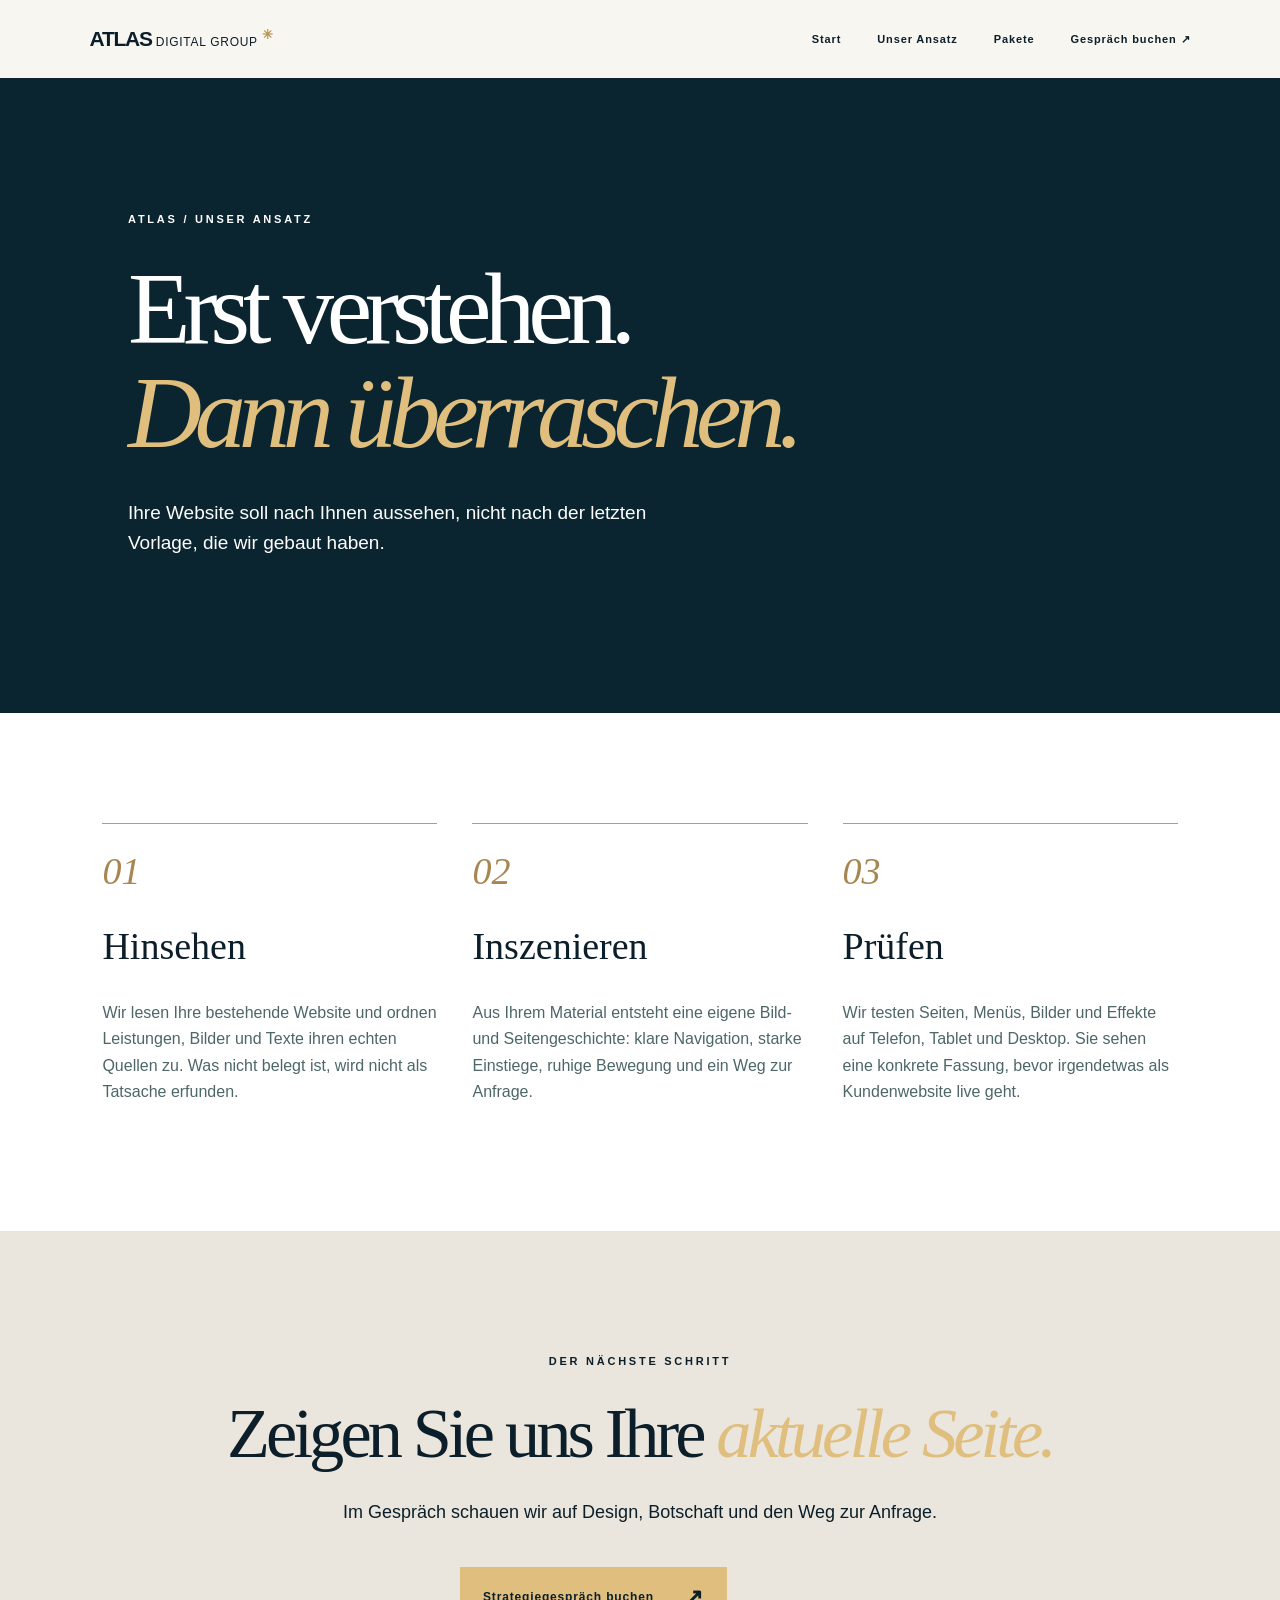
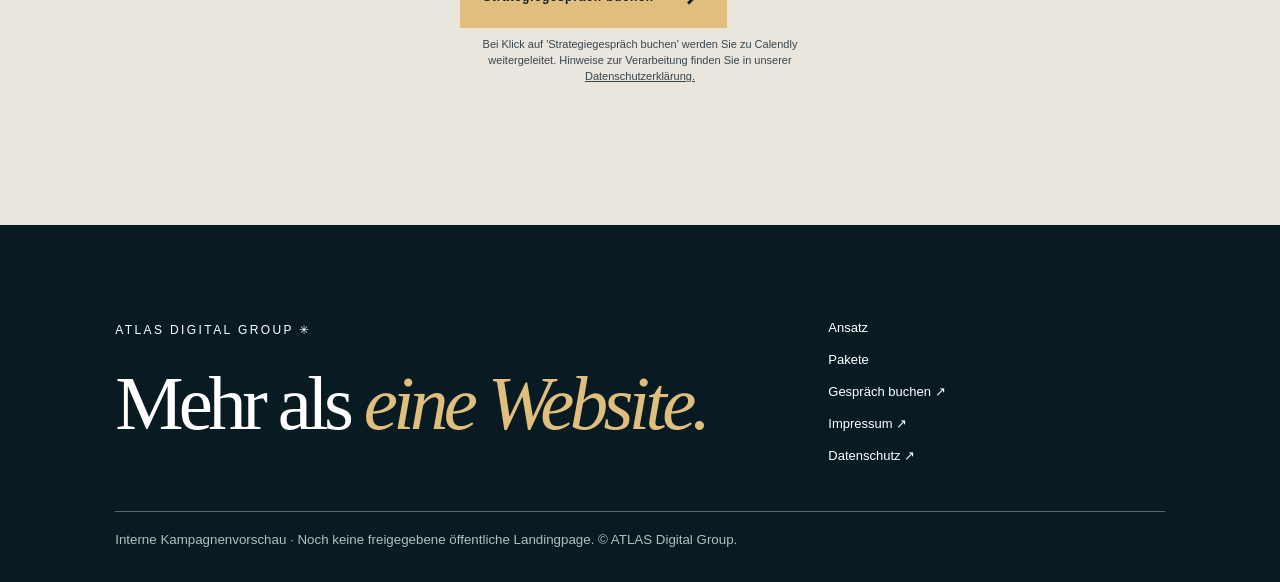
<file: ansatz/ansatz/index.html>
<!doctype html><html lang='de'><head><meta charset='utf-8'><meta name='viewport' content='width=device-width,initial-scale=1'><meta name='robots' content='noindex,nofollow,noarchive'><title>Unser Ansatz | ATLAS Digital Group</title><link rel='stylesheet' href='/style.css'></head><body><div class='atlas-site'><div class='progress'></div><nav class='nav'><a class='brand' href='/'>ATLAS<span> DIGITAL GROUP</span><b>✳</b></a><div class='navlinks'><a href='/'>Start</a><a href='/ansatz/'>Unser Ansatz</a><a href='/pakete/'>Pakete</a><a href='https://calendly.com/atlasdigitalgroup-info/30min' target='_blank' rel='noopener noreferrer'>Gespräch buchen ↗</a></div><button class='menu' aria-label='Menü öffnen' aria-expanded='false'>MENÜ ☰</button></nav><main><header class='subhero'><div class='eyebrow'>ATLAS / UNSER ANSATZ</div><h1>Erst verstehen.<br><em>Dann überraschen.</em></h1><p>Ihre Website soll nach Ihnen aussehen, nicht nach der letzten Vorlage, die wir gebaut haben.</p></header><section class='steps'><div><span>01</span><h2>Hinsehen</h2><p>Wir lesen Ihre bestehende Website und ordnen Leistungen, Bilder und Texte ihren echten Quellen zu. Was nicht belegt ist, wird nicht als Tatsache erfunden.</p></div><div><span>02</span><h2>Inszenieren</h2><p>Aus Ihrem Material entsteht eine eigene Bild- und Seitengeschichte: klare Navigation, starke Einstiege, ruhige Bewegung und ein Weg zur Anfrage.</p></div><div><span>03</span><h2>Prüfen</h2><p>Wir testen Seiten, Menüs, Bilder und Effekte auf Telefon, Tablet und Desktop. Sie sehen eine konkrete Fassung, bevor irgendetwas als Kundenwebsite live geht.</p></div></section><section class='finale'><span class='eyebrow'>DER NÄCHSTE SCHRITT</span><h2>Zeigen Sie uns Ihre <em>aktuelle Seite.</em></h2><p>Im Gespräch schauen wir auf Design, Botschaft und den Weg zur Anfrage.</p><div class='cta-wrap'><a class='cta' href='https://calendly.com/atlasdigitalgroup-info/30min' target='_blank' rel='noopener noreferrer'>Strategiegespräch buchen <span aria-hidden='true'>↗</span></a><p class='calendly-notice'>Bei Klick auf 'Strategiegespräch buchen' werden Sie zu Calendly weitergeleitet. Hinweise zur Verarbeitung finden Sie in unserer <a href='https://atlasdigitalgroup.de/datenschutz' target='_blank' rel='noopener noreferrer'>Datenschutzerklärung.</a></p></div></section></main><footer><div><span>ATLAS DIGITAL GROUP ✳</span><h2>Mehr als <em>eine Website.</em></h2></div><div><a href='/ansatz/'>Ansatz</a><a href='/pakete/'>Pakete</a><a href='https://calendly.com/atlasdigitalgroup-info/30min' target='_blank' rel='noopener noreferrer'>Gespräch buchen ↗</a><a href='https://atlasdigitalgroup.de/impressum' target='_blank' rel='noopener noreferrer'>Impressum ↗</a><a href='https://atlasdigitalgroup.de/datenschutz' target='_blank' rel='noopener noreferrer'>Datenschutz ↗</a></div><small>Interne Kampagnenvorschau · Noch keine freigegebene öffentliche Landingpage. © ATLAS Digital Group.</small></footer></div><script src='/app.js' defer></script></body></html>
</file>
<file: style.css>
:root{--ink:#0b1e29;--deep:#07131e;--paper:#f3f0e8;--gold:#dfbe7e;--muted:#617478}html,body,#root{margin:0;min-height:100%}.atlas-site{font-family:Arial,Helvetica,sans-serif;background:var(--paper);color:var(--ink);overflow:hidden;position:relative}.atlas-site *{box-sizing:border-box}.atlas-site a{text-decoration:none}.progress{position:fixed;top:0;left:0;width:calc(var(--progress,0)*100%);height:3px;background:var(--gold);z-index:101}.nav{height:83px;padding:0 7%;display:flex;align-items:center;justify-content:space-between;background:#f8f6f0;position:relative;z-index:30}.brand{font-size:21px;font-weight:700;color:var(--ink)!important;letter-spacing:-.06em;white-space:nowrap}.brand span{font-size:12px;letter-spacing:.06em;font-weight:500}.brand b{color:#b99552;font-size:13px;margin-left:4px;vertical-align:top}.navlinks{display:flex;gap:36px}.navlinks a{font-size:11px;letter-spacing:.08em;font-weight:700;color:var(--ink)!important}.navlinks a[aria-current=page],.navlinks a:hover{color:#b58c4d!important}.menu{display:none}.hero{height:min(850px,85vh);min-height:680px;position:relative;background:#081924;overflow:hidden;color:white;display:flex;align-items:center}.visual-world{position:absolute;inset:0;perspective:950px;overflow:hidden;background:radial-gradient(circle at 71% 43%,#244d59 0%,#0c2634 32%,#08141f 70%)}.grid-plane{position:absolute;inset:0;background-image:linear-gradient(#ffffff0c 1px,transparent 1px),linear-gradient(90deg,#ffffff0c 1px,transparent 1px);background-size:64px 64px;transform:rotateX(62deg) scale(2.1) translateY(28%);transform-origin:center bottom;opacity:.42}.orb{position:absolute;border-radius:50%;filter:blur(1px)}.orb-one{width:500px;height:500px;right:4%;top:7%;background:radial-gradient(circle at 40% 35%,#8bc0b94d,#37516b17 55%,transparent 70%);box-shadow:0 0 120px #62b4c520}.orb-two{width:380px;height:380px;right:31%;bottom:-25%;background:radial-gradient(circle,#a6884f45,transparent 70%)}.browser-card{position:absolute;background:#f7f3eb;box-shadow:0 42px 100px #0009;overflow:hidden;color:#142931}.browser-card.far{width:330px;height:450px;right:4%;top:3%;transform:rotateY(-13deg) rotateZ(8deg) scale(.8);opacity:.28}.browser-card.near{width:500px;height:590px;right:5%;top:16%;transform:rotateY(-13deg) rotateZ(5deg) scale(1.03);animation:camera 16s ease-in-out infinite alternate;transform-origin:55% 55%}@keyframes camera{to{transform:rotateY(-2deg) rotateZ(0) scale(1.16) translateX(-5%) translateY(-3%)}}.browser-top{height:41px;background:#e1e3dc;display:flex;align-items:center;gap:6px;padding:0 16px}.browser-top i{height:7px;width:7px;border-radius:50%;background:#a8aaa4}.browser-top small{margin-left:auto;font-size:8px;letter-spacing:.15em}.site-kicker{font-size:10px;letter-spacing:.2em;font-weight:700;margin:55px 42px 0}.site-title{font:400 71px/1.03 Georgia,serif;letter-spacing:-.07em;margin:30px 42px}.site-title em{color:#b49b64}.fake-cta{display:inline-block;background:#ddb873;padding:15px 22px;font-size:10px;font-weight:700;letter-spacing:.1em;margin:0 42px}.site-num{position:absolute;bottom:25px;left:42px;font-size:10px;letter-spacing:.2em}.fake-line{height:10px;width:50%;margin:25px 40px;background:#abb4a6}.fake-line.short{width:36%}.fake-box{height:150px;margin:25px 40px;background:#7d938b}.orbit-label{position:absolute;right:2%;bottom:6%;font-size:10px;letter-spacing:.3em;color:#afd3ce}.hero-shade{position:absolute;inset:0;background:linear-gradient(90deg,#071722 0%,#081b27eb 28%,#0c263599 52%,#061b2306 95%)}.hero-copy{position:relative;z-index:2;padding:0 8%;max-width:760px}.eyebrow{font-size:11px;font-weight:700;letter-spacing:.25em}.hero h1,.subhero h1{font:400 clamp(65px,7.7vw,115px)/1.02 Georgia,serif;letter-spacing:-.07em;margin:32px 0}.hero h1 em,.subhero h1 em,.rift h2 em,.finale h2 em,footer h2 em{font-weight:400;color:var(--gold)}.hero p{font-size:20px;line-height:1.55;max-width:560px}.hero-actions{display:flex;align-items:center;gap:25px;flex-wrap:wrap;margin-top:35px}.cta{background:var(--gold);color:var(--ink)!important;min-height:60px;min-width:265px;display:inline-flex;justify-content:space-between;align-items:center;gap:30px;padding:17px 23px;font-size:12px;font-weight:700;letter-spacing:.07em;transition:transform .2s,background .2s}.cta:hover{transform:translateY(-3px);background:#f1ce89}.cta span{font-size:23px}.ghost{color:#fff!important;font-size:12px;letter-spacing:.08em;font-weight:700;border-bottom:1px solid #fff9;padding:14px 0}.ghost span{margin-left:25px}.hero-footer{position:absolute;bottom:0;left:8%;right:8%;display:flex;justify-content:space-between;border-top:1px solid #ffffff77;padding:20px 0 26px;font-size:10px;letter-spacing:.2em}.appear{animation:rise .8s both}.delay{animation-delay:.1s}.delay2{animation-delay:.28s}.delay3{animation-delay:.44s}@keyframes rise{from{opacity:0;transform:translateY(23px)}to{opacity:1;transform:none}}.ticker{background:var(--deep);color:#fff;padding:20px;overflow:hidden;white-space:nowrap;font:italic 30px Georgia,serif}.ticker div{width:max-content;animation:ticker 30s linear infinite}@keyframes ticker{to{transform:translateX(-50%)}}.manifest{padding:130px 11% 145px;display:grid;grid-template-columns:1fr 3fr;gap:45px}.section-num{font-size:11px;letter-spacing:.22em;font-weight:700}.manifest h2,.offer h2,.finale h2{font:400 clamp(47px,5.5vw,78px)/1.12 Georgia,serif;letter-spacing:-.055em;margin:0}.manifest h2 em{color:#ab9161}.manifest p{grid-column:2;max-width:720px;font-size:17px;line-height:1.7;color:#465f62}.rift{min-height:760px;background:#0b2530;color:#fff;display:grid;grid-template-columns:1.1fr 1fr;align-items:center;padding:8%;gap:5%;position:relative}.rift-art{height:590px;position:relative;display:grid;place-items:center;perspective:800px}.ring{border:1px solid #d5ad69aa;position:absolute;border-radius:50%;box-shadow:0 0 55px #d5ad6920,inset 0 0 60px #d5ad691a}.ring-a{width:430px;height:430px;transform:rotateX(68deg) rotateZ(10deg);animation:ringA 12s ease-in-out infinite alternate}.ring-b{width:310px;height:310px;transform:rotateY(68deg);animation:ringB 15s ease-in-out infinite alternate}.ring-c{width:220px;height:220px;box-shadow:0 0 90px #9fc9c74a;border-color:#a9d4d1}@keyframes ringA{to{transform:rotateX(46deg) rotateZ(135deg) scale(1.1)}}@keyframes ringB{to{transform:rotateY(-68deg) rotateZ(45deg)}}.center-mark{font:400 175px Georgia,serif;color:#f3e4ca;text-shadow:0 0 45px #d9bb81a0}.center-mark span{font:20px Arial;position:absolute;color:var(--gold)}.rift h2{font:400 clamp(55px,6.2vw,88px)/1.05 Georgia,serif;letter-spacing:-.055em}.rift p{font-size:18px;line-height:1.65;max-width:480px;color:#e0e7e1}.line-link{color:#fff!important;border-bottom:1px solid var(--gold);padding:14px 0;display:inline-block;font-size:12px;letter-spacing:.08em;font-weight:700}.offer{padding:120px 8%;background:#fff}.muted{color:#577174}.offer h2{margin:20px 0 55px}.offer-grid{display:grid;grid-template-columns:1fr 1fr;gap:20px}.offer-card{background:#0c2630;color:#fff!important;padding:45px;min-height:560px;display:flex;flex-direction:column;transition:transform .25s}.offer-card:hover{transform:translateY(-5px)}.offer-card-light{background:#dfc38e;color:#0c2630!important}.offer-card small{font-size:11px;font-weight:700;letter-spacing:.22em}.offer-card h3{font:400 clamp(52px,5.8vw,80px)/1.06 Georgia,serif;letter-spacing:-.06em;margin:75px 0 18px}.offer-card h3 em{color:var(--gold)}.offer-card-light h3 em{color:#735a31}.offer-card p{font-size:16px;line-height:1.6;max-width:500px}.offer-card strong{border-top:1px solid #ffffff8a;margin-top:auto;padding-top:20px;font-size:13px;display:flex;justify-content:space-between}.offer-card-light strong{border-color:#19313e88}.offer-card strong b{font-size:23px}.offer-note{font-size:12px;color:#677a7c;margin-top:25px}.finale{text-align:center;background:#eae6dd;padding:120px 8% 140px}.finale h2{max-width:950px;margin:25px auto}.finale p{max-width:610px;margin:0 auto 20px;font-size:18px;line-height:1.6}.finale .cta{margin-top:20px}.subhero{background:#0a2530;color:#fff;padding:135px 10%;min-height:550px}.subhero h1{font-size:clamp(65px,8vw,110px)}.subhero p{max-width:560px;font-size:19px;line-height:1.6}.steps{padding:110px 8%;display:grid;grid-template-columns:repeat(3,1fr);gap:35px;background:#fff}.steps>div{border-top:1px solid #94a5a4;padding-top:25px}.steps span{font:italic 38px Georgia,serif;color:#a88652}.steps h2{font:400 38px Georgia,serif}.steps p{line-height:1.65;color:#4d6668}.package-list{background:#fff;padding:100px 10%;display:grid;grid-template-columns:1fr 1fr;gap:25px}.package-list article{padding:55px;background:#f2f0e9;display:flex;flex-direction:column;min-height:520px}.package-list article:nth-child(2){background:#102d35;color:#fff}.package-list span{font-size:11px;letter-spacing:.22em;font-weight:700}.package-list h2{font:400 55px Georgia,serif;letter-spacing:-.04em}.package-list p{line-height:1.65}.package-list strong{font:400 35px Georgia,serif;margin-top:auto}.package-list small{line-height:1.6;margin-top:17px}footer{background:#081b23;color:#fff;padding:95px 9% 35px;display:grid;grid-template-columns:2fr 1fr;gap:40px}footer span{font-size:12px;letter-spacing:.2em}footer h2{font:400 clamp(50px,6vw,80px)/1 Georgia,serif;margin:28px 0;letter-spacing:-.06em}footer>div:nth-child(2){display:flex;flex-direction:column;gap:17px}footer a{color:#fff!important;font-size:13px}footer small{grid-column:1/-1;border-top:1px solid #ffffff55;padding-top:20px;color:#b4bfbb}.atlas-ready [data-reveal]{opacity:0;transform:translateY(35px);transition:opacity .8s,transform .8s}.atlas-ready [data-reveal].shown{opacity:1;transform:none}@media(max-width:700px){.nav{height:68px;padding:0 6%}.brand{font-size:18px}.brand span{font-size:9px}.menu{display:block;border:0;background:transparent;color:var(--ink);min-height:44px;font-size:11px;font-weight:700;letter-spacing:.08em}.navlinks{display:none;position:absolute;left:0;right:0;top:68px;background:#f8f6f0;flex-direction:column;gap:0;padding:10px 6% 25px;box-shadow:0 20px 40px #081b2330}.navlinks.open{display:flex}.navlinks a{padding:16px 0;border-top:1px solid #bdc6c0;min-height:50px}.hero{height:780px;min-height:0}.visual-world{opacity:.8}.browser-card.near{width:380px;height:440px;top:8%;right:-155px;opacity:.65}.browser-card.far{display:none}.browser-card.near .site-title{font-size:51px}.hero-shade{background:linear-gradient(0deg,#071722 10%,#071722d9 44%,#07172260 100%)}.hero-copy{padding:0 7%;align-self:flex-end;margin-bottom:95px}.hero h1{font-size:clamp(57px,11.6vw,82px);margin:20px 0}.hero p{font-size:16px;line-height:1.5}.hero-actions{gap:15px;margin-top:20px}.cta{min-height:54px;min-width:240px}.hero-footer{left:7%;right:7%;font-size:8px}.hero-footer span:nth-child(2){display:none}.ticker{font-size:24px}.manifest{padding:85px 7%;display:block}.manifest h2{font-size:50px;margin:25px 0}.manifest p{font-size:16px}.rift{padding:75px 7% 95px;display:flex;flex-direction:column;min-height:0}.rift-art{height:340px;width:100%;order:2}.rift-copy{order:1}.rift h2{font-size:60px}.rift p{font-size:16px}.ring-a{width:275px;height:275px}.ring-b{width:220px;height:220px}.ring-c{width:150px;height:150px}.center-mark{font-size:125px}.offer{padding:85px 7%}.offer h2{font-size:54px}.offer-grid,.steps,.package-list{grid-template-columns:1fr}.offer-card{min-height:470px;padding:30px}.offer-card h3{font-size:58px;margin:50px 0 15px}.finale{padding:90px 7%}.finale h2{font-size:56px}.finale p{font-size:16px}.subhero{padding:100px 7%;min-height:460px}.subhero h1{font-size:clamp(60px,12vw,80px)}.steps,.package-list{padding:80px 7%}.package-list article{padding:32px;min-height:450px}.package-list h2{font-size:45px}footer{grid-template-columns:1fr;padding:75px 7% 30px}footer small{grid-column:auto}}@media(prefers-reduced-motion:reduce){*,*:before,*:after{animation:none!important;transition:none!important}.atlas-ready [data-reveal]{opacity:1;transform:none}}
/* Keep the specimen interface atmospheric, never competing with the real headline. */
@media(min-width:701px){.browser-card.near{right:-8%;top:13%;opacity:.73}.browser-card.far{right:-7%}.hero-shade{background:linear-gradient(90deg,#071722 0%,#071b27f5 36%,#0c2635c2 60%,#061b2350 100%)}}
@media(max-width:700px){.browser-card.near{opacity:.35;right:-205px;top:4%}.hero-shade{background:linear-gradient(0deg,#071722 8%,#071722f2 45%,#07172283 100%)}.hero-copy{margin-bottom:84px}.hero h1{font-size:clamp(55px,11vw,76px)}}
@media(max-width:700px){.nav{z-index:80}.navlinks{position:fixed;inset:68px 0 0;top:68px;right:0;left:0;height:calc(100dvh - 68px);background:#f8f6f0;box-shadow:none;overflow:auto;align-content:start}.navlinks.open{display:flex}.navlinks a{font-size:16px;padding:22px 0}.menu{position:relative;z-index:81}}
@media(min-width:701px){.hero-shade{background:linear-gradient(90deg,#071722 0%,#071b27fc 37%,#0c2635e5 64%,#061b2366 100%)}.hero-copy{max-width:670px}.browser-card.near{right:-18%;opacity:.65}}

.cta-wrap{display:inline-flex;flex-direction:column;align-items:flex-start;max-width:360px}.calendly-notice{font:400 11px/1.45 Arial,sans-serif!important;max-width:360px;margin:9px 0 0!important;color:inherit;opacity:.8}.calendly-notice a{color:inherit!important;text-decoration:underline}.hero-actions{align-items:flex-start}.offer-card strong,.package-list strong{font-size:13px;line-height:1.5;letter-spacing:0}.offer-card strong b{flex:none}.package-list strong{font:600 19px/1.4 Arial,sans-serif}.offer-card h3{overflow-wrap:anywhere}@media(max-width:700px){.offer-card h3{font-size:46px}.cta-wrap{max-width:100%}.calendly-notice{font-size:10px!important}}
/* Standalone static build; no File viewer wrapper. */
body{background:#f3f0e8}.atlas-site{max-width:none}.nav{height:78px}.navlinks{align-items:center}.navlinks a{display:block}.hero{height:min(880px,90vh)}.cta-wrap .calendly-notice{font-size:11px}.offer-card{cursor:pointer}@media(max-width:700px){.nav{height:68px}.navlinks{inset:68px 0 0}.hero{height:780px}}
@media(min-width:701px){.hero{min-height:760px}.hero-copy{max-width:840px}.hero h1{font-size:clamp(68px,6vw,90px);line-height:1.02}}
</file>
